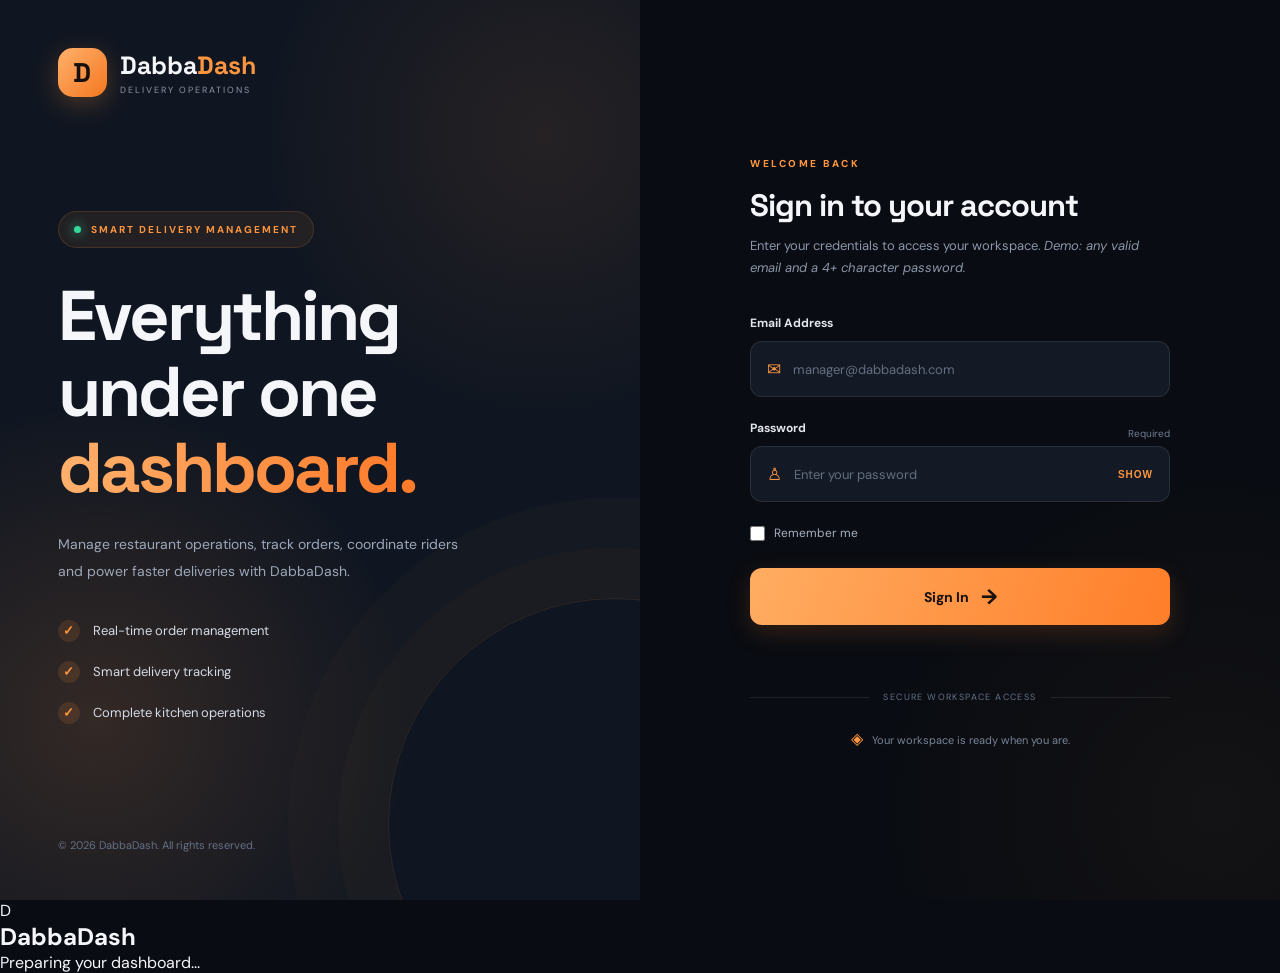
<file: login.html>
<!DOCTYPE html>
<html lang="en">
<head>
    <meta charset="UTF-8">
    <meta name="viewport" content="width=device-width, initial-scale=1.0">
    <title>DabbaDash | Sign In</title>

    <link rel="stylesheet" href="login.css">

    <link href="https://fonts.googleapis.com/css2?family=DM+Sans:wght@400;500;600;700;800&family=Space+Grotesk:wght@500;600;700&display=swap" rel="stylesheet">
</head>

<body>

<div class="login-container">

    <!-- LEFT SIDE -->
    <div class="login-left">

        <div class="brand">
            <div class="brand-icon">D</div>
            <div>
                <h2>Dabba<span>Dash</span></h2>
                <small>DELIVERY OPERATIONS</small>
            </div>
        </div>

        <div class="hero-content">

            <span class="welcome-tag">
                <span class="live-dot"></span>
                SMART DELIVERY MANAGEMENT
            </span>

            <h1>
                Everything<br>
                under one<br>
                <span>dashboard.</span>
            </h1>

            <p>
                Manage restaurant operations, track orders,
                coordinate riders and power faster deliveries
                with DabbaDash.
            </p>

            <div class="feature-list">

                <div class="feature">
                    <span>✓</span>
                    Real-time order management
                </div>

                <div class="feature">
                    <span>✓</span>
                    Smart delivery tracking
                </div>

                <div class="feature">
                    <span>✓</span>
                    Complete kitchen operations
                </div>

            </div>

        </div>

        <div class="left-footer">
            © 2026 DabbaDash. All rights reserved.
        </div>

    </div>


    <!-- RIGHT SIDE -->
    <div class="login-right">

        <div class="login-card">

            <div class="mobile-logo">
                <div class="brand-icon">D</div>
                <h2>Dabba<span>Dash</span></h2>
            </div>

            <div class="login-heading">
                <span class="login-label">WELCOME BACK</span>
                <h1>Sign in to your account</h1>
                <p>Enter your credentials to access your workspace. <em>Demo: any valid email and a 4+ character password.</em></p>
            </div>

            <form id="loginForm">

                <div class="form-group">
                    <label for="email">Email Address</label>

                    <div class="input-box">
                        <span>✉</span>
                        <input
                            type="email"
                            id="email"
                            placeholder="manager@dabbadash.com"
                            required
                        >
                    </div>
                </div>

                <div class="form-group">
                    <div class="password-label">
                        <label for="password">Password</label>
                        <span class="password-hint">Required</span>
                    </div>

                    <div class="input-box">
                        <span>♙</span>
                        <input
                            type="password"
                            id="password"
                            placeholder="Enter your password"
                            required
                            minlength="4"
                        >

                        <button
                            type="button"
                            class="show-password"
                            id="togglePassword"
                        >
                            SHOW
                        </button>
                    </div>
                </div>

                <div class="login-options">
                    <label class="remember">
                        <input type="checkbox" id="remember">
                        <span>Remember me</span>
                    </label>
                </div>

                <button type="submit" class="sign-in-btn" id="signInBtn">
                    <span>Sign In</span>
                    <span class="arrow">→</span>
                </button>

                <p class="error-message" id="errorMessage"></p>

            </form>

            <div class="divider">
                <span></span>
                <small>SECURE WORKSPACE ACCESS</small>
                <span></span>
            </div>

            <div class="security-note">
                <span>◈</span>
                Your workspace is ready when you are.
            </div>

        </div>

    </div>

</div>

<!-- PREMIUM PAGE TRANSITION -->
<div class="page-transition" id="pageTransition">
    <div class="transition-content">
        <div class="transition-logo">D</div>
        <h2>Dabba<span>Dash</span></h2>
        <p>Preparing your dashboard...</p>
        <div class="transition-loader">
            <span></span>
        </div>
    </div>
</div>


<script src="login.js"></script>

</body>
</html>
</file>
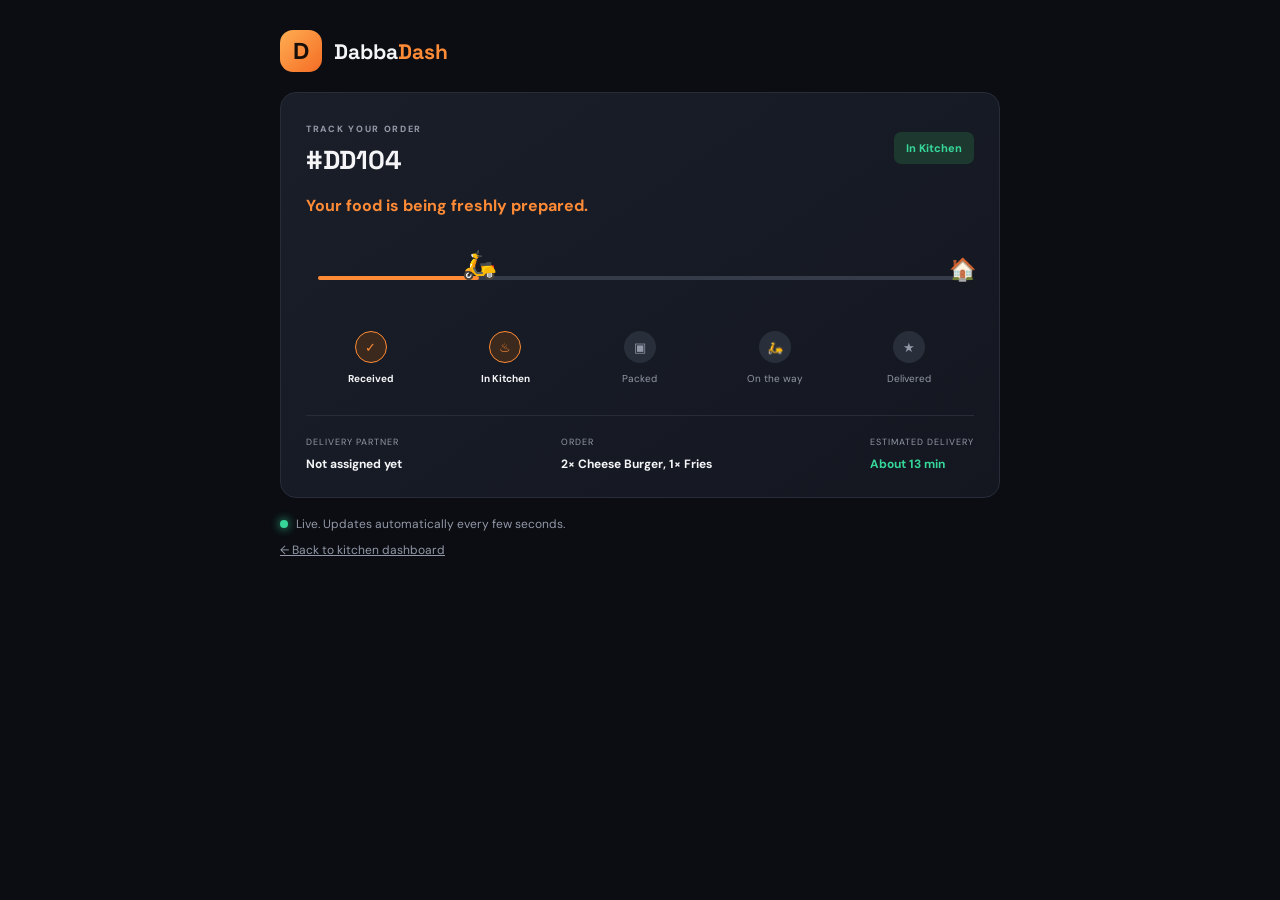
<file: track.html>
<!DOCTYPE html>
<html lang="en">
<head>
    <meta charset="UTF-8">
    <meta name="viewport" content="width=device-width, initial-scale=1.0">
    <title>Track your order | DabbaDash</title>
    <link rel="stylesheet" href="style.css">
    <link href="https://fonts.googleapis.com/css2?family=DM+Sans:wght@400;500;600;700;800&family=Space+Grotesk:wght@500;600;700&display=swap" rel="stylesheet">
</head>
<body class="track-body">
    <main class="track-page">
        <div class="track-brand">
            <div class="logo-icon">D</div>
            <h2>Dabba<span>Dash</span></h2>
        </div>

        <div class="tracking-card" id="trackerRoot"></div>

        <p class="track-live"><span class="online-dot"></span> Live. Updates automatically every few seconds.</p>
        <p class="track-foot"><a href="index.html">← Back to kitchen dashboard</a></p>
    </main>

    <script src="data.js"></script>
    <script src="track.js"></script>
</body>
</html>
</file>
<file: login.css>
@import url('https://fonts.googleapis.com/css2?family=DM+Sans:wght@400;500;600;700;800&family=Space+Grotesk:wght@500;600;700&display=swap');

:root {
    --orange: #ff963f;
    --orange-light: #ffb16c;
    --bg: #090c12;
    --card: #141a25;
    --text: #f5f6fa;
    --muted: #8c96a8;
    --border: rgba(255,255,255,0.09);
}

* {
    margin: 0;
    padding: 0;
    box-sizing: border-box;
}

body {
    font-family: 'DM Sans', sans-serif;
    background: var(--bg);
    color: var(--text);
    min-height: 100vh;
}

.login-container {
    display: grid;
    grid-template-columns: 1fr 1fr;
    min-height: 100vh;
}

/* LEFT SECTION */

.login-left {
    position: relative;
    overflow: hidden;
    padding: 48px 9%;
    display: flex;
    flex-direction: column;
    justify-content: space-between;
    background:
        radial-gradient(
            circle at 15% 80%,
            rgba(255,150,63,0.15),
            transparent 35%
        ),
        radial-gradient(
            circle at 85% 15%,
            rgba(255,150,63,0.09),
            transparent 30%
        ),
        #101621;
}

.login-left::before {
    content: "";
    position: absolute;
    width: 450px;
    height: 450px;
    border: 1px solid rgba(255,150,63,0.12);
    border-radius: 50%;
    right: -200px;
    bottom: -150px;
    box-shadow:
        0 0 0 50px rgba(255,150,63,0.025),
        0 0 0 100px rgba(255,150,63,0.02);
    pointer-events: none;
}

.brand {
    display: flex;
    align-items: center;
    gap: 13px;
    position: relative;
    z-index: 1;
}

.brand-icon {
    width: 49px;
    height: 49px;
    border-radius: 15px;
    background: linear-gradient(135deg, #ffb16c, #f47720);
    display: grid;
    place-items: center;
    font-family: 'Space Grotesk';
    font-size: 27px;
    font-weight: 800;
    color: #15100b;
    box-shadow: 0 7px 25px rgba(255,150,63,0.25);
}

.brand h2,
.mobile-logo h2 {
    font-family: 'Space Grotesk';
    font-size: 25px;
    font-weight: 700;
}

.brand h2 span,
.mobile-logo h2 span {
    color: var(--orange);
}

.brand small {
    display: block;
    font-size: 9px;
    letter-spacing: 2px;
    color: var(--muted);
    margin-top: 3px;
}

.hero-content {
    position: relative;
    z-index: 1;
    max-width: 510px;
    animation: slideUp 0.9s ease both;
}

.welcome-tag {
    display: inline-flex;
    align-items: center;
    gap: 10px;
    font-size: 10px;
    letter-spacing: 2px;
    font-weight: 700;
    color: var(--orange);
    background: rgba(255,150,63,0.08);
    border: 1px solid rgba(255,150,63,0.16);
    padding: 11px 15px;
    border-radius: 30px;
    margin-bottom: 30px;
}

.live-dot {
    width: 7px;
    height: 7px;
    background: #35d69a;
    border-radius: 50%;
    box-shadow: 0 0 12px #35d69a;
    animation: pulse 2s infinite;
}

.hero-content h1 {
    font-family: 'Space Grotesk';
    font-size: clamp(43px, 5.5vw, 72px);
    line-height: 1.08;
    letter-spacing: -3px;
    font-weight: 700;
}

.hero-content h1 span {
    background: linear-gradient(
        90deg,
        #ffb16c,
        #ff7928
    );
    -webkit-background-clip: text;
    color: transparent;
}

.hero-content p {
    color: #9ca7b8;
    line-height: 1.9;
    font-size: 14px;
    margin-top: 25px;
    max-width: 420px;
}

.feature-list {
    display: flex;
    flex-direction: column;
    gap: 19px;
    margin-top: 35px;
}

.feature {
    display: flex;
    align-items: center;
    gap: 13px;
    color: #d6dbe5;
    font-size: 13px;
}

.feature span {
    width: 22px;
    height: 22px;
    border-radius: 50%;
    display: grid;
    place-items: center;
    background: rgba(255,150,63,0.13);
    color: var(--orange);
    font-weight: 800;
}

.left-footer {
    color: #657084;
    font-size: 11px;
    position: relative;
    z-index: 1;
}

/* RIGHT SECTION */

.login-right {
    display: flex;
    align-items: center;
    justify-content: center;
    padding: 45px 9%;
    background:
        radial-gradient(
            circle at 90% 90%,
            rgba(255,150,63,0.045),
            transparent 35%
        ),
        #090c12;
}

.login-card {
    width: 100%;
    max-width: 420px;
    animation: slideUp 0.85s 0.1s both;
}

.login-heading {
    margin-bottom: 36px;
}

.login-label {
    color: var(--orange);
    font-size: 10px;
    font-weight: 800;
    letter-spacing: 2.5px;
}

.login-heading h1 {
    font-family: 'Space Grotesk';
    font-size: 31px;
    letter-spacing: -1px;
    margin-top: 13px;
}

.login-heading p {
    color: var(--muted);
    font-size: 13px;
    margin-top: 10px;
    line-height: 1.7;
}

/* FORM */

.form-group {
    margin-bottom: 23px;
}

.form-group label {
    display: block;
    font-size: 12px;
    font-weight: 700;
    margin-bottom: 10px;
    color: #e1e5ed;
}

.input-box {
    display: flex;
    align-items: center;
    gap: 12px;
    height: 56px;
    padding: 0 16px;
    background: #141a25;
    border: 1px solid var(--border);
    border-radius: 12px;
    transition: all 0.35s cubic-bezier(.22,1,.36,1);
}

.input-box > span {
    color: var(--orange);
    font-size: 17px;
}

.input-box:focus-within {
    border-color: var(--orange);
    background: #191f2b;
    box-shadow: 0 0 0 4px rgba(255,150,63,0.10);
    transform: translateY(-2px);
}

.input-box input {
    width: 100%;
    background: transparent;
    border: none;
    outline: none;
    color: white;
    font-family: inherit;
    font-size: 13px;
}

.input-box input::placeholder {
    color: #626e81;
}

.password-label {
    display: flex;
    align-items: center;
    justify-content: space-between;
}

.password-hint {
    font-size: 10px;
    color: #717d90;
}

.show-password {
    border: none;
    background: transparent;
    color: var(--orange);
    font-size: 10px;
    font-weight: 800;
    cursor: pointer;
    letter-spacing: 1px;
}

.show-password:hover {
    color: white;
}

/* REMEMBER */

.login-options {
    display: flex;
    justify-content: space-between;
    margin: 5px 0 27px;
}

.remember {
    display: flex;
    align-items: center;
    gap: 9px;
    font-size: 12px;
    color: #a5afbf;
    cursor: pointer;
}

.remember input {
    accent-color: var(--orange);
    width: 15px;
    height: 15px;
}

/* SIGN IN BUTTON */

.sign-in-btn {
    position: relative;
    width: 100%;
    height: 57px;
    border: none;
    border-radius: 12px;
    background: linear-gradient(110deg, #ffad62, #ff7e29);
    color: #1a110a;
    font-family: 'DM Sans';
    font-size: 14px;
    font-weight: 800;
    cursor: pointer;
    display: flex;
    align-items: center;
    justify-content: center;
    gap: 12px;
    overflow: hidden;
    box-shadow: 0 8px 25px rgba(255,126,41,0.17);
    transition: all 0.35s cubic-bezier(.22,1,.36,1);
}

.sign-in-btn:hover {
    transform: translateY(-3px);
    box-shadow: 0 13px 35px rgba(255,126,41,0.32);
    background: linear-gradient(110deg, #ffc083, #ff8b39);
}

.sign-in-btn:active {
    transform: scale(0.97);
}

.sign-in-btn .arrow {
    font-size: 21px;
    transition: transform 0.3s ease;
}

.sign-in-btn:hover .arrow {
    transform: translateX(6px);
}

.sign-in-btn:disabled {
    opacity: 0.7;
    cursor: wait;
}

/* DIVIDER */

.divider {
    display: flex;
    align-items: center;
    gap: 14px;
    margin: 35px 0 25px;
}

.divider span {
    flex: 1;
    height: 1px;
    background: var(--border);
}

.divider small {
    font-size: 9px;
    letter-spacing: 1.4px;
    color: #677286;
    white-space: nowrap;
}

.security-note {
    text-align: center;
    color: #798497;
    font-size: 11px;
}

.security-note span {
    color: var(--orange);
    margin-right: 6px;
    font-size: 16px;
}

.error-message {
    color: #ff7777;
    font-size: 12px;
    margin-top: 13px;
    min-height: 18px;
}

/* MOBILE LOGO */

.mobile-logo {
    display: none;
    align-items: center;
    gap: 12px;
    margin-bottom: 35px;
}

/* ANIMATIONS */

@keyframes slideUp {
    from {
        opacity: 0;
        transform: translateY(25px);
    }

    to {
        opacity: 1;
        transform: translateY(0);
    }
}

@keyframes pulse {
    0%, 100% {
        opacity: 1;
        box-shadow: 0 0 10px #35d69a;
    }

    50% {
        opacity: 0.5;
        box-shadow: 0 0 2px #35d69a;
    }
}

/* RESPONSIVE */

@media(max-width: 900px) {

    .login-container {
        grid-template-columns: 1fr;
    }

    .login-left {
        display: none;
    }

    .login-right {
        min-height: 100vh;
        padding: 35px 7%;
    }

    .mobile-logo {
        display: flex;
    }
}

@media(max-width: 480px) {

    .login-heading h1 {
        font-size: 27px;
    }

    .login-card {
        max-width: 100%;
    }

    .login-right {
        padding: 25px;
    }
}

@media(prefers-reduced-motion: reduce) {
    *,
    *::before,
    *::after {
        animation-duration: 0.01ms !important;
        transition-duration: 0.01ms !important;
    }
}
</file>
<file: style.css>
@import url('https://fonts.googleapis.com/css2?family=DM+Sans:wght@400;500;600;700;800&family=Space+Grotesk:wght@500;600;700&display=swap');

:root {
    --bg: #0b0d12;
    --panel: #141720;
    --panel-light: #191e29;
    --border: #272c38;
    --text: #f5f5f7;
    --muted: #9298a7;
    --orange: #ff8b36;
    --green: #36d69a;
    --blue: #579cff;
    --purple: #a78bfa;
}

* {
    margin: 0;
    padding: 0;
    box-sizing: border-box;
}

html {
    scroll-behavior: smooth;
    scroll-padding-top: 25px;
}

body {
    background: var(--bg);
    color: var(--text);
    font-family: 'DM Sans', sans-serif;
    font-size: 14px;
}

button, input, select {
    font: inherit;
}

button {
    cursor: pointer;
}

.app {
    display: flex;
    min-height: 100vh;
}

/* SIDEBAR */

.sidebar {
    width: 245px;
    min-width: 245px;
    background: #10131b;
    border-right: 1px solid var(--border);
    padding: 28px 18px;
    display: flex;
    flex-direction: column;
    position: fixed;
    top: 0;
    bottom: 0;
    left: 0;
    z-index: 10;
}

.logo {
    display: flex;
    align-items: center;
    gap: 12px;
    padding: 0 8px;
    margin-bottom: 52px;
}

.logo-icon {
    width: 42px;
    height: 42px;
    background: linear-gradient(135deg, #ffae52, #f46c25);
    border-radius: 13px;
    display: grid;
    place-items: center;
    font-size: 23px;
    font-weight: 800;
    color: #17100a;
}

.logo h2 {
    font-family: 'Space Grotesk', sans-serif;
    font-size: 21px;
}

.logo h2 span {
    color: var(--orange);
}

.logo small {
    color: var(--muted);
    font-size: 9px;
    letter-spacing: 1.5px;
}

.menu-label {
    color: #656c7b;
    font-size: 10px;
    letter-spacing: 1.7px;
    font-weight: 700;
    padding: 0 12px;
    margin-bottom: 17px;
}

nav {
    display: flex;
    flex-direction: column;
    gap: 8px;
}

.nav-link {
    text-decoration: none;
    color: #a2a8b5;
    padding: 14px 13px;
    border-radius: 10px;
    font-weight: 600;
    transition: 0.25s;
}

.nav-link:hover,
.nav-link.active {
    background: #282019;
    color: var(--orange);
}

.sidebar-bottom {
    margin-top: auto;
}

.status-card {
    background: #181e21;
    border: 1px solid #283c35;
    border-radius: 12px;
    padding: 14px 10px;
    display: flex;
    gap: 10px;
    align-items: center;
    margin-bottom: 25px;
}

.online-dot {
    height: 8px;
    width: 8px;
    background: var(--green);
    border-radius: 50%;
    box-shadow: 0 0 10px var(--green);
    flex-shrink: 0;
}

.status-card strong,
.profile strong {
    display: block;
    font-size: 12px;
}

.status-card small,
.profile small {
    display: block;
    color: var(--muted);
    font-size: 10px;
    margin-top: 4px;
}

.profile {
    display: flex;
    align-items: center;
    gap: 12px;
    padding: 16px 5px 0;
    border-top: 1px solid var(--border);
}

.avatar {
    width: 39px;
    height: 39px;
    display: grid;
    place-items: center;
    background: #353047;
    color: #c8a8ff;
    border-radius: 50%;
    font-weight: 800;
}

/* MAIN CONTENT */

.main-content {
    margin-left: 245px;
    width: calc(100% - 245px);
    padding: 35px 40px;
    max-width: 1700px;
}

.topbar {
    display: flex;
    justify-content: space-between;
    align-items: center;
    margin-bottom: 32px;
    gap: 20px;
}

.breadcrumb {
    color: var(--muted);
    font-size: 12px;
    margin-bottom: 9px;
}

h1, h2 {
    font-family: 'Space Grotesk', sans-serif;
}

.topbar h1 {
    font-size: 29px;
    margin-bottom: 7px;
}

.subheading,
.section-heading p {
    color: var(--muted);
    font-size: 13px;
}

.top-actions {
    display: flex;
    align-items: center;
    gap: 13px;
}

.live-indicator,
.date-display {
    border: 1px solid var(--border);
    padding: 11px 14px;
    border-radius: 9px;
    font-size: 10px;
    font-weight: 700;
    display: flex;
    align-items: center;
    gap: 8px;
    white-space: nowrap;
}

.live-indicator {
    color: var(--green);
}

.date-display {
    color: var(--muted);
}

/* STATISTICS */

.stats-grid {
    display: grid;
    grid-template-columns: repeat(4, 1fr);
    gap: 17px;
    margin-bottom: 35px;
}

.stat-card {
    background: linear-gradient(145deg, #191e29, #141720);
    border: 1px solid var(--border);
    border-radius: 15px;
    padding: 21px;
    transition: 0.3s;
}

.stat-card:hover,
.brand-card:hover,
.rider-card:hover {
    transform: translateY(-4px);
    border-color: #55505a;
}

.stat-top {
    display: flex;
    justify-content: space-between;
    align-items: center;
    color: var(--muted);
    font-size: 12px;
    gap: 5px;
}

.stat-icon {
    width: 36px;
    height: 36px;
    border-radius: 10px;
    display: grid;
    place-items: center;
    font-size: 17px;
}

.orange {
    color: var(--orange);
    background: #38271d;
}

.purple {
    color: var(--purple);
    background: #2b2541;
}

.blue {
    color: var(--blue);
    background: #1d304a;
}

.green {
    color: var(--green);
    background: #1b382f;
}

.stat-card h2 {
    font-size: 31px;
    margin: 18px 0 5px;
}

.stat-card h2 small {
    font-size: 14px;
    color: var(--muted);
}

.stat-card > small {
    color: var(--muted);
    font-size: 11px;
}

/* SECTIONS */

.section {
    margin-bottom: 38px;
}

.section-heading {
    display: flex;
    align-items: center;
    justify-content: space-between;
    gap: 15px;
    margin-bottom: 19px;
}

.section-heading h2 {
    font-size: 19px;
    margin-bottom: 5px;
}

.section-heading p {
    font-size: 12px;
}

/* RESTAURANT BRANDS */

.brand-grid {
    display: grid;
    grid-template-columns: repeat(3, 1fr);
    gap: 15px;
}

.brand-card {
    display: flex;
    align-items: center;
    gap: 13px;
    padding: 18px;
    background: var(--panel);
    border: 1px solid var(--border);
    border-radius: 13px;
    transition: 0.3s;
}

.brand-emoji {
    width: 44px;
    height: 44px;
    background: #28232a;
    display: grid;
    place-items: center;
    border-radius: 12px;
    font-size: 22px;
}

.brand-card strong,
.brand-card small {
    display: block;
}

.brand-card strong {
    font-size: 13px;
}

.brand-card small {
    color: var(--muted);
    font-size: 11px;
    margin-top: 5px;
}

.brand-dot {
    width: 7px;
    height: 7px;
    background: var(--green);
    border-radius: 50%;
    margin-left: auto;
}

/* FILTERS */

.order-count {
    background: #292119;
    color: var(--orange);
    border: 1px solid #493322;
    padding: 8px 12px;
    border-radius: 7px;
    font-size: 10px;
    font-weight: 800;
    white-space: nowrap;
}

.filter-bar {
    display: flex;
    gap: 12px;
    margin-bottom: 20px;
}

.filter-bar input,
.filter-bar select,
.tracking-select select {
    background: var(--panel);
    border: 1px solid var(--border);
    border-radius: 9px;
    padding: 12px 14px;
    color: var(--text);
    outline: none;
}

.filter-bar input {
    flex: 1;
    min-width: 100px;
}

.filter-bar select {
    width: 175px;
}

input:focus,
select:focus {
    border-color: var(--orange);
}

input::placeholder {
    color: #737989;
}

/* ORDER CARDS */

.order-board {
    display: grid;
    grid-template-columns: repeat(3, minmax(0, 1fr));
    gap: 15px;
}

.order-card {
    background: var(--panel);
    border: 1px solid var(--border);
    border-radius: 13px;
    padding: 16px;
    transition: 0.25s;
}

.order-card:hover {
    border-color: #64503c;
    transform: translateY(-3px);
}

.order-top {
    display: flex;
    justify-content: space-between;
    align-items: center;
    gap: 8px;
    margin-bottom: 14px;
}

.order-id {
    color: var(--orange);
    font-weight: 800;
    font-size: 12px;
}

.status-badge {
    font-size: 9px;
    padding: 6px 8px;
    border-radius: 6px;
    font-weight: 800;
    white-space: nowrap;
}

.received {
    color: #79b5ff;
    background: #1c3048;
}

.in-kitchen {
    color: #d6b5ff;
    background: #322747;
}

.packed {
    color: #ffc16d;
    background: #3a2d1d;
}

.out-for-delivery {
    color: #48dfb0;
    background: #1c382f;
}

.delivered {
    color: #a5b0bf;
    background: #2b303a;
}

.order-customer {
    font-size: 15px;
    font-weight: 700;
    margin-bottom: 5px;
}

.order-brand {
    font-size: 11px;
    color: var(--muted);
    margin-bottom: 12px;
}

.order-info {
    border-top: 1px solid var(--border);
    padding-top: 11px;
    display: grid;
    grid-template-columns: 1fr 1fr;
    gap: 10px;
}

.info-item small {
    color: var(--muted);
    font-size: 9px;
    display: block;
    margin-bottom: 5px;
}

.info-item strong {
    font-size: 11px;
}

.order-action {
    width: 100%;
    margin-top: 15px;
    background: #30251c;
    border: 1px solid #5b3922;
    color: var(--orange);
    border-radius: 8px;
    padding: 10px;
    font-size: 11px;
    font-weight: 800;
    transition: 0.2s;
}

.order-action:hover {
    background: var(--orange);
    color: #17100a;
}

.order-action:disabled {
    opacity: 0.5;
    cursor: not-allowed;
}

.empty-message {
    color: var(--muted);
    padding: 25px;
    text-align: center;
    grid-column: 1 / -1;
}

/* RIDERS */

.rider-grid {
    display: grid;
    grid-template-columns: repeat(3, 1fr);
    gap: 15px;
}

.rider-card {
    background: var(--panel);
    border: 1px solid var(--border);
    border-radius: 13px;
    padding: 17px;
    transition: 0.3s;
}

.rider-top {
    display: flex;
    align-items: center;
    gap: 12px;
    margin-bottom: 16px;
}

.rider-avatar {
    width: 43px;
    height: 43px;
    border-radius: 12px;
    background: #282b39;
    display: grid;
    place-items: center;
    font-weight: 800;
    color: #d5c4ff;
}

.rider-top strong,
.rider-top small {
    display: block;
}

.rider-top strong {
    font-size: 13px;
}

.rider-top small {
    color: var(--muted);
    margin-top: 4px;
    font-size: 10px;
}

.rider-status {
    margin-left: auto;
    font-size: 9px;
    font-weight: 800;
    color: var(--green);
}

.rider-status.busy {
    color: var(--orange);
}

.rider-details {
    display: flex;
    justify-content: space-between;
    padding-top: 12px;
    border-top: 1px solid var(--border);
}

.rider-details small {
    display: block;
    color: var(--muted);
    font-size: 9px;
    margin-bottom: 5px;
}

.rider-details strong {
    font-size: 11px;
}

/* DELIVERY ZONES */

.zone-grid {
    display: grid;
    grid-template-columns: repeat(4, 1fr);
    gap: 13px;
}

.zone-card {
    background: var(--panel);
    border: 1px solid var(--border);
    border-radius: 12px;
    padding: 18px;
}

.zone-card h3 {
    color: var(--orange);
    font-size: 15px;
    margin-bottom: 10px;
}

.zone-card strong {
    font-size: 24px;
    display: block;
    margin-bottom: 5px;
}

.zone-card small {
    color: var(--muted);
    font-size: 10px;
}

.primary-btn {
    border: none;
    border-radius: 8px;
    background: var(--orange);
    color: #17100a;
    font-weight: 800;
    padding: 11px 17px;
    font-size: 11px;
    transition: 0.2s;
}

.primary-btn:hover {
    background: #ffab64;
    transform: translateY(-2px);
}

.batch-result {
    margin-top: 15px;
    padding: 16px;
    border: 1px solid var(--border);
    background: var(--panel);
    color: var(--muted);
    border-radius: 10px;
    line-height: 1.8;
    font-size: 12px;
}

/* CUSTOMER TRACKING */

.tracking-card {
    background: linear-gradient(145deg, #191e29, #141720);
    border: 1px solid var(--border);
    border-radius: 16px;
    padding: 25px;
    max-width: 850px;
    position: relative;
}

.tracking-header {
    display: flex;
    justify-content: space-between;
    align-items: center;
}

.tracking-label {
    font-size: 9px;
    letter-spacing: 1.7px;
    color: var(--muted);
    font-weight: 800;
}

.tracking-header h2 {
    font-size: 26px;
    margin-top: 7px;
}

.tracking-status {
    color: var(--green);
    background: #1d382e;
    padding: 9px 12px;
    border-radius: 7px;
    font-size: 11px;
    font-weight: 800;
}

.tracking-select {
    display: flex;
    align-items: center;
    gap: 12px;
    margin-top: 22px;
}

.tracking-select label {
    color: var(--muted);
    font-size: 11px;
}

.tracking-select select {
    min-width: 150px;
}

.delivery-animation {
    height: 65px;
    margin: 35px 12px 5px;
    position: relative;
}

.track-line {
    position: absolute;
    top: 25px;
    width: 100%;
    height: 4px;
    background: #353b48;
    border-radius: 10px;
}

.track-progress {
    width: 0%;
    height: 100%;
    background: var(--orange);
    border-radius: 10px;
    transition: width 0.6s ease;
}

.scooter {
    position: absolute;
    top: -5px;
    left: 0%;
    font-size: 28px;
    transform: translateX(-50%);
    transition: left 0.6s ease;
}

.tracking-steps {
    display: grid;
    grid-template-columns: repeat(5, 1fr);
    text-align: center;
    gap: 5px;
    margin-top: 15px;
}

.step-icon {
    width: 32px;
    height: 32px;
    border-radius: 50%;
    display: grid;
    place-items: center;
    margin: auto;
    background: #292f3a;
    color: #9298a7;
    font-size: 13px;
    transition: 0.3s;
}

.step.completed .step-icon,
.step.current .step-icon {
    background: #3a291c;
    color: var(--orange);
    border: 1px solid var(--orange);
}

.step span {
    display: block;
    font-size: 10px;
    color: var(--muted);
    margin-top: 9px;
}

.step.completed span,
.step.current span {
    color: var(--text);
    font-weight: 700;
}

.tracking-footer {
    display: flex;
    justify-content: space-between;
    gap: 15px;
    border-top: 1px solid var(--border);
    margin-top: 30px;
    padding-top: 20px;
}

.tracking-footer small,
.tracking-footer strong {
    display: block;
}

.tracking-footer small {
    font-size: 9px;
    letter-spacing: 1px;
    color: var(--muted);
    margin-bottom: 8px;
}

.tracking-footer strong {
    font-size: 12px;
}

/* INTERACTIVE MAP */

.delivery-map {
    width: 100%;
    height: 390px;
    border: 1px solid var(--border);
    border-radius: 14px;
    overflow: hidden;
    z-index: 1;
    background: #202633;
}

.map-legend {
    display: flex;
    gap: 20px;
    flex-wrap: wrap;
    margin: 0 0 12px;
    color: var(--muted);
    font-size: 12px;
}

.map-legend span {
    display: flex;
    align-items: center;
    gap: 7px;
}

.legend-dot {
    width: 9px;
    height: 9px;
    display: inline-block;
    border-radius: 50%;
}

.rider-dot {
    background: #579cff;
}

.order-dot {
    background: #ff8b36;
}

.map-note {
    color: var(--muted);
    font-size: 11px;
    margin-top: 10px;
    line-height: 1.5;
}

/* RIDER PAYOUT CALCULATOR */

.payout-card {
    background: var(--panel);
    border: 1px solid var(--border);
    border-radius: 14px;
    padding: 22px;
}

.payout-fields {
    display: grid;
    grid-template-columns: repeat(4, minmax(0, 1fr));
    gap: 14px;
}

.payout-field {
    display: flex;
    flex-direction: column;
    gap: 8px;
}

.payout-field label {
    color: var(--muted);
    font-size: 12px;
    font-weight: 600;
}

.payout-field input,
.payout-field select {
    width: 100%;
    min-width: 0;
    padding: 12px;
    color: var(--text);
    background: #0e121a;
    border: 1px solid var(--border);
    border-radius: 8px;
    outline: none;
}

.payout-result {
    display: grid;
    grid-template-columns: repeat(3, 1fr);
    gap: 12px;
    margin: 22px 0;
}

.payout-result > div {
    background: #10151e;
    border: 1px solid var(--border);
    padding: 16px;
    border-radius: 10px;
}

.payout-result small {
    display: block;
    color: var(--muted);
    font-size: 10px;
    letter-spacing: .5px;
    margin-bottom: 8px;
}

.payout-result strong {
    font-family: 'Space Grotesk', sans-serif;
    font-size: 22px;
}

.payout-result .payout-total strong {
    color: var(--green);
}

/* FOOTER */

footer {
    border-top: 1px solid var(--border);
    padding: 20px 0 5px;
    display: flex;
    justify-content: space-between;
    gap: 10px;
    color: var(--muted);
    font-size: 10px;
}

/* NOTIFICATION */

.toast {
    position: fixed;
    bottom: 25px;
    right: 25px;
    background: #1d352c;
    color: var(--green);
    border: 1px solid #315c49;
    padding: 14px 20px;
    border-radius: 10px;
    opacity: 0;
    transform: translateY(20px);
    transition: 0.3s;
    pointer-events: none;
    z-index: 100;
    max-width: 90%;
}

.toast.show {
    opacity: 1;
    transform: translateY(0);
}

/* RESPONSIVE DESIGN */

@media (max-width: 1150px) {
    .stats-grid {
        grid-template-columns: repeat(2, 1fr);
    }

    .order-board {
        grid-template-columns: repeat(2, 1fr);
    }

    .zone-grid {
        grid-template-columns: repeat(2, 1fr);
    }
}

@media (max-width: 900px) {
    .payout-fields {
        grid-template-columns: repeat(2, minmax(0, 1fr));
    }
}

@media (max-width: 850px) {
    .sidebar {
        width: 70px;
        min-width: 70px;
        padding: 22px 10px;
    }

    .logo {
        padding: 0;
        justify-content: center;
    }

    .logo > div:last-child,
    .menu-label,
    .status-card,
    .profile > div:last-child {
        display: none;
    }

    nav {
        margin-top: 20px;
    }

    .nav-link {
        text-align: center;
        padding: 17px 5px;
        font-size: 18px;
    }

    .main-content {
        margin-left: 70px;
        width: calc(100% - 70px);
        padding: 25px 20px;
    }

    .profile {
        justify-content: center;
        padding-top: 15px;
    }

    .brand-grid,
    .rider-grid {
        grid-template-columns: repeat(2, 1fr);
    }
}

@media (max-width: 600px) {
    .main-content {
        padding: 20px 12px;
    }

    .topbar {
        align-items: flex-start;
        flex-direction: column;
    }

    .topbar h1 {
        font-size: 23px;
    }

    .top-actions {
        flex-wrap: wrap;
    }

    .stats-grid {
        gap: 10px;
    }

    .stat-card {
        padding: 13px;
    }

    .stat-card h2 {
        font-size: 24px;
    }

    .stat-top {
        font-size: 10px;
    }

    .brand-grid,
    .rider-grid,
    .order-board {
        grid-template-columns: 1fr;
    }

    .filter-bar {
        flex-direction: column;
    }

    .filter-bar select {
        width: 100%;
    }

    .zone-grid {
        grid-template-columns: repeat(2, 1fr);
    }

    .tracking-card {
        padding: 16px;
    }

    .tracking-steps {
        gap: 1px;
    }

    .step span {
        font-size: 8px;
    }

    .tracking-footer {
        flex-direction: column;
    }

    .section-heading h2 {
        font-size: 16px;
    }

    footer {
        flex-direction: column;
    }

    .delivery-map {
        height: 300px;
    }

    .payout-fields,
    .payout-result {
        grid-template-columns: 1fr;
    }

    .payout-card {
        padding: 15px;
    }
}

/* ==========================================================
   V2 ADDITIONS
   ========================================================== */

:root { --red: #ff5d5d; }

a { color: inherit; }
:focus-visible { outline: 2px solid var(--orange); outline-offset: 2px; }

.logout-link { color: var(--muted); text-decoration: underline; }
.logout-link:hover { color: var(--orange); }

/* top actions + buttons */
.top-actions { flex-wrap: wrap; justify-content: flex-end; }
.ghost-btn {
    background: transparent; color: var(--text); border: 1px solid var(--border);
    border-radius: 8px; padding: 10px 14px; font-size: 11px; font-weight: 700; transition: .2s;
}
.ghost-btn:hover { border-color: var(--orange); color: var(--orange); }
.link-btn { text-decoration: none; display: inline-block; white-space: nowrap; }

/* KPI bar: 5 cards */
.stats-grid { grid-template-columns: repeat(5, 1fr); margin-bottom: 20px; }
.stat-icon.red { color: var(--red); background: #3d2024; }
.stat-card.danger { border-color: var(--red); animation: flash-border 1s infinite; }
.stat-card.danger h2 { color: var(--red); }

.alert-bar {
    background: #2b1518; border: 1px solid var(--red); color: #ffb3b3;
    padding: 12px 16px; border-radius: 10px; margin-bottom: 28px; font-size: 12px; line-height: 1.6;
    animation: flash-bg 1s infinite;
}
.alert-bar[hidden] { display: none; }

@keyframes flash-border { 50% { border-color: #5a2a2e; } }
@keyframes flash-bg { 50% { background: #3d1c20; } }

/* brands */
.brand-card {
    color: var(--text); text-align: left; width: 100%; font-family: inherit;
}
.brand-card.selected { border-color: var(--orange); background: #211a14; }
.brand-text { flex: 1; min-width: 0; }
.brand-stats { text-align: right; }
.brand-stats strong { font-size: 20px; font-family: 'Space Grotesk', sans-serif; display: inline; }
.brand-stats small { display: inline; margin-left: 4px; }
.brand-stats em { display: block; font-style: normal; color: var(--green); font-size: 11px; margin-top: 4px; }

.menu-details { margin-top: 14px; background: var(--panel); border: 1px solid var(--border); border-radius: 12px; padding: 12px 16px; }
.menu-details summary { cursor: pointer; color: var(--muted); font-size: 12px; font-weight: 600; }
.menu-columns { display: grid; grid-template-columns: repeat(3, 1fr); gap: 20px; margin-top: 14px; }
.menu-columns h4 { font-size: 13px; margin-bottom: 8px; }
.menu-columns ul { list-style: none; }
.menu-columns li { display: flex; justify-content: space-between; font-size: 12px; color: var(--muted); padding: 5px 0; border-bottom: 1px dashed var(--border); }
.menu-columns li b { color: var(--text); }

/* KANBAN */
.kanban { display: grid; grid-template-columns: repeat(5, minmax(205px, 1fr)); gap: 14px; overflow-x: auto; padding-bottom: 10px; }
.kan-col { background: #10131b; border: 1px solid var(--border); border-radius: 14px; display: flex; flex-direction: column; min-height: 200px; }
.kan-head { display: flex; justify-content: space-between; align-items: center; padding: 14px 14px 10px; font-weight: 800; font-size: 12px; letter-spacing: .5px; }
.kan-head b { background: #252a36; border-radius: 20px; padding: 2px 9px; font-size: 11px; }
.kan-col[data-status="Received"] .kan-head { color: #79b5ff; }
.kan-col[data-status="In Kitchen"] .kan-head { color: #d6b5ff; }
.kan-col[data-status="Packed"] .kan-head { color: #ffc16d; }
.kan-col[data-status="Out for Delivery"] .kan-head { color: #48dfb0; }
.kan-col[data-status="Delivered"] .kan-head { color: #a5b0bf; }
.kan-body { padding: 4px 10px 12px; display: flex; flex-direction: column; gap: 10px; max-height: 760px; overflow-y: auto; }
.kan-empty { color: #5d6474; text-align: center; font-size: 12px; padding: 22px 0; }

.order-card { padding: 13px; }
.order-card:hover { transform: none; }
.order-top { margin-bottom: 8px; }
.brand-pill { font-size: 10px; background: #232834; padding: 4px 8px; border-radius: 20px; white-space: nowrap; }
.order-customer { font-size: 14px; margin-bottom: 3px; }
.order-items { font-size: 12px; color: var(--muted); margin-bottom: 10px; line-height: 1.4; }
.order-meta { display: flex; flex-wrap: wrap; gap: 6px; font-size: 10px; margin-bottom: 8px; }
.order-meta span { background: #1d222d; border-radius: 6px; padding: 4px 7px; color: #c3c8d4; }
.order-timer { font-size: 11px; color: var(--muted); border-top: 1px solid var(--border); padding-top: 8px; }
.order-timer b { color: var(--text); font-variant-numeric: tabular-nums; }
.order-action { margin-top: 10px; }
.order-action.subtle { background: transparent; border-color: var(--border); color: var(--muted); }
.order-action:disabled { opacity: .45; cursor: not-allowed; }

.btn-row { display: flex; gap: 8px; align-items: stretch; }
.btn-row .order-action { width: auto; flex: 1; }
.btn-row select {
    flex: 2; min-width: 0; margin-top: 10px; background: #0e121a; color: var(--text);
    border: 1px solid var(--border); border-radius: 8px; padding: 8px; font-size: 11px;
}
.recommend { margin-top: 10px; font-size: 11px; color: var(--green); background: #14261f; border: 1px solid #25483a; padding: 8px 10px; border-radius: 8px; line-height: 1.5; }
.recommend.pulse { animation: pulse 1s 4; }
.order-card.just-moved { border-color: var(--green); }
.assigned-note { margin-top: 10px; font-size: 11px; color: var(--green); }
.done-note { margin-top: 10px; font-size: 11px; color: #6c7384; text-align: center; }

.alert-chip { display: none; font-size: 9px; font-weight: 800; color: #fff; background: var(--red); padding: 4px 8px; border-radius: 6px; margin-bottom: 8px; }
.order-card.bottleneck { border-color: var(--red); animation: flash-card 1s infinite; }
.order-card.bottleneck .alert-chip { display: inline-block; }

@keyframes flash-card { 0%,100% { background: var(--panel); box-shadow: 0 0 0 0 rgba(255,93,93,0); } 50% { background: #2d1519; box-shadow: 0 0 14px 0 rgba(255,93,93,.55); } }
@keyframes pulse { 50% { background: #1e3d30; } }

/* riders */
.rider-status.full { color: var(--red); }
.rider-card:hover { transform: none; }
.cap-row { margin-bottom: 14px; }
.cap-row small { color: var(--muted); font-size: 9px; display: block; margin-bottom: 6px; }
.cap-bar { display: flex; gap: 5px; }
.cap-bar i { flex: 1; height: 7px; border-radius: 4px; background: #2a303c; }
.cap-bar i.on { background: var(--orange); }

/* zones / batcher */
.zone-area { display: block; color: var(--muted); margin: -4px 0 10px; font-size: 11px; }
.radius-control { display: flex; flex-direction: column; gap: 6px; font-size: 12px; color: var(--muted); min-width: 180px; }
.radius-control input { accent-color: var(--orange); }
.batch-list { display: grid; grid-template-columns: repeat(2, 1fr); gap: 14px; margin-top: 16px; }
.batch-card { background: var(--panel); border: 1px dashed #5b4630; border-radius: 12px; padding: 16px; }
.batch-head { display: flex; justify-content: space-between; gap: 10px; flex-wrap: wrap; margin-bottom: 10px; }
.batch-head span { color: var(--muted); font-size: 11px; }
.batch-orders { display: flex; flex-wrap: wrap; gap: 6px; margin-bottom: 12px; }
.chip { background: #232834; border-radius: 20px; padding: 5px 10px; font-size: 11px; }
.batch-foot { display: flex; flex-direction: column; gap: 10px; }
.batch-foot small { color: var(--muted); font-size: 11px; line-height: 1.5; }
.batch-foot .primary-btn { align-self: flex-start; }
.batch-warn, .batch-empty { color: var(--muted); font-size: 12px; }
.batch-empty { grid-column: 1 / -1; background: var(--panel); border: 1px solid var(--border); border-radius: 10px; padding: 16px; }

/* map */
.hub-dot { background: #ffd24d; }
.cluster-dot { background: transparent; border: 2px dashed var(--orange); }
.pin { display: grid !important; place-items: center; font-size: 18px; border-radius: 50%; background: #fff; border: 2px solid #1b1f29; box-shadow: 0 2px 6px rgba(0,0,0,.4); }
.pin-hub { background: #ffd24d; }
.pin-rider { background: #cfe3ff; }
.map-fallback { display: flex; flex-direction: column; background: #151a24; }
.map-fallback svg { width: 100%; flex: 1; }
.fb-note { color: var(--muted); font-size: 11px; padding: 10px 14px; }

/* tracking + SMS */
.tracking-layout { display: grid; grid-template-columns: minmax(0, 1fr) 300px; gap: 20px; align-items: start; }
.tracking-card { max-width: none; }
.tracking-select { flex-wrap: wrap; margin: 0 0 14px; }
.tracking-select select { min-width: 220px; background: var(--panel); color: var(--text); border: 1px solid var(--border); border-radius: 9px; padding: 10px 12px; }
.tracking-headline { margin-top: 18px; font-size: 16px; font-weight: 700; color: var(--orange); }
.scooter { transition: left 1s linear; }
.track-progress { transition: width 1s linear; }
.home-pin { position: absolute; right: -14px; top: 4px; font-size: 22px; }
.eta { font-variant-numeric: tabular-nums; color: var(--green); }
.tracking-footer { flex-wrap: wrap; }

.phone { background: #0e1118; border: 6px solid #232834; border-radius: 28px; overflow: hidden; }
.phone-top { background: #1a1f2b; text-align: center; padding: 12px; font-size: 11px; font-weight: 800; letter-spacing: 1px; color: var(--muted); }
.phone-body { padding: 12px; display: flex; flex-direction: column; gap: 10px; max-height: 430px; overflow-y: auto; min-height: 260px; }
.sms { background: #1c2a24; border: 1px solid #2b4a3c; border-radius: 14px 14px 14px 4px; padding: 10px 12px; }
.sms-meta { font-size: 9px; color: var(--muted); margin-bottom: 5px; }
.sms-text { font-size: 12px; line-height: 1.5; word-break: break-word; }
.sms-text a { color: var(--blue); }
.sms-empty { color: var(--muted); font-size: 12px; text-align: center; padding: 20px 8px; }

/* payout */
.payout-fields { grid-template-columns: repeat(3, minmax(0, 1fr)); }
.payout-result { grid-template-columns: repeat(4, 1fr); }
.payout-field select { width: 100%; padding: 12px; color: var(--text); background: #0e121a; border: 1px solid var(--border); border-radius: 8px; }
.table-wrap { overflow-x: auto; }
.trip-table { width: 100%; border-collapse: collapse; font-size: 12px; }
.trip-table th { text-align: left; color: var(--muted); font-size: 10px; letter-spacing: 1px; padding: 8px; border-bottom: 1px solid var(--border); }
.trip-table td { padding: 9px 8px; border-bottom: 1px solid #1d222d; }

/* customer page */
.track-body { display: grid; place-items: start center; padding: 30px 14px; }
.track-page { width: 100%; max-width: 720px; }
.track-brand { display: flex; align-items: center; gap: 12px; margin-bottom: 20px; }
.track-brand h2 span { color: var(--orange); }
.track-live { margin-top: 18px; color: var(--muted); font-size: 12px; display: flex; gap: 8px; align-items: center; }
.track-foot { margin-top: 10px; font-size: 12px; }
.track-foot a { color: var(--muted); }

@media (prefers-reduced-motion: reduce) {
    *, *::before, *::after { animation: none !important; transition: none !important; scroll-behavior: auto !important; }
}

@media (max-width: 1300px) {
    .stats-grid { grid-template-columns: repeat(3, 1fr); }
}
@media (max-width: 1100px) {
    .tracking-layout { grid-template-columns: 1fr; }
    .phone { max-width: 340px; }
    .batch-list { grid-template-columns: 1fr; }
}
@media (max-width: 850px) {
    .menu-columns { grid-template-columns: 1fr; }
    .payout-result { grid-template-columns: repeat(2, 1fr); }
    .brand-grid { grid-template-columns: 1fr; }
}
@media (max-width: 600px) {
    .stats-grid, .zone-grid, .rider-grid, .payout-fields { grid-template-columns: 1fr; }
    .filter-bar { flex-direction: column; }
    .filter-bar select { width: 100%; }
    .tracking-steps span { font-size: 9px; }
    .section-heading { flex-wrap: wrap; }
}
</file>
